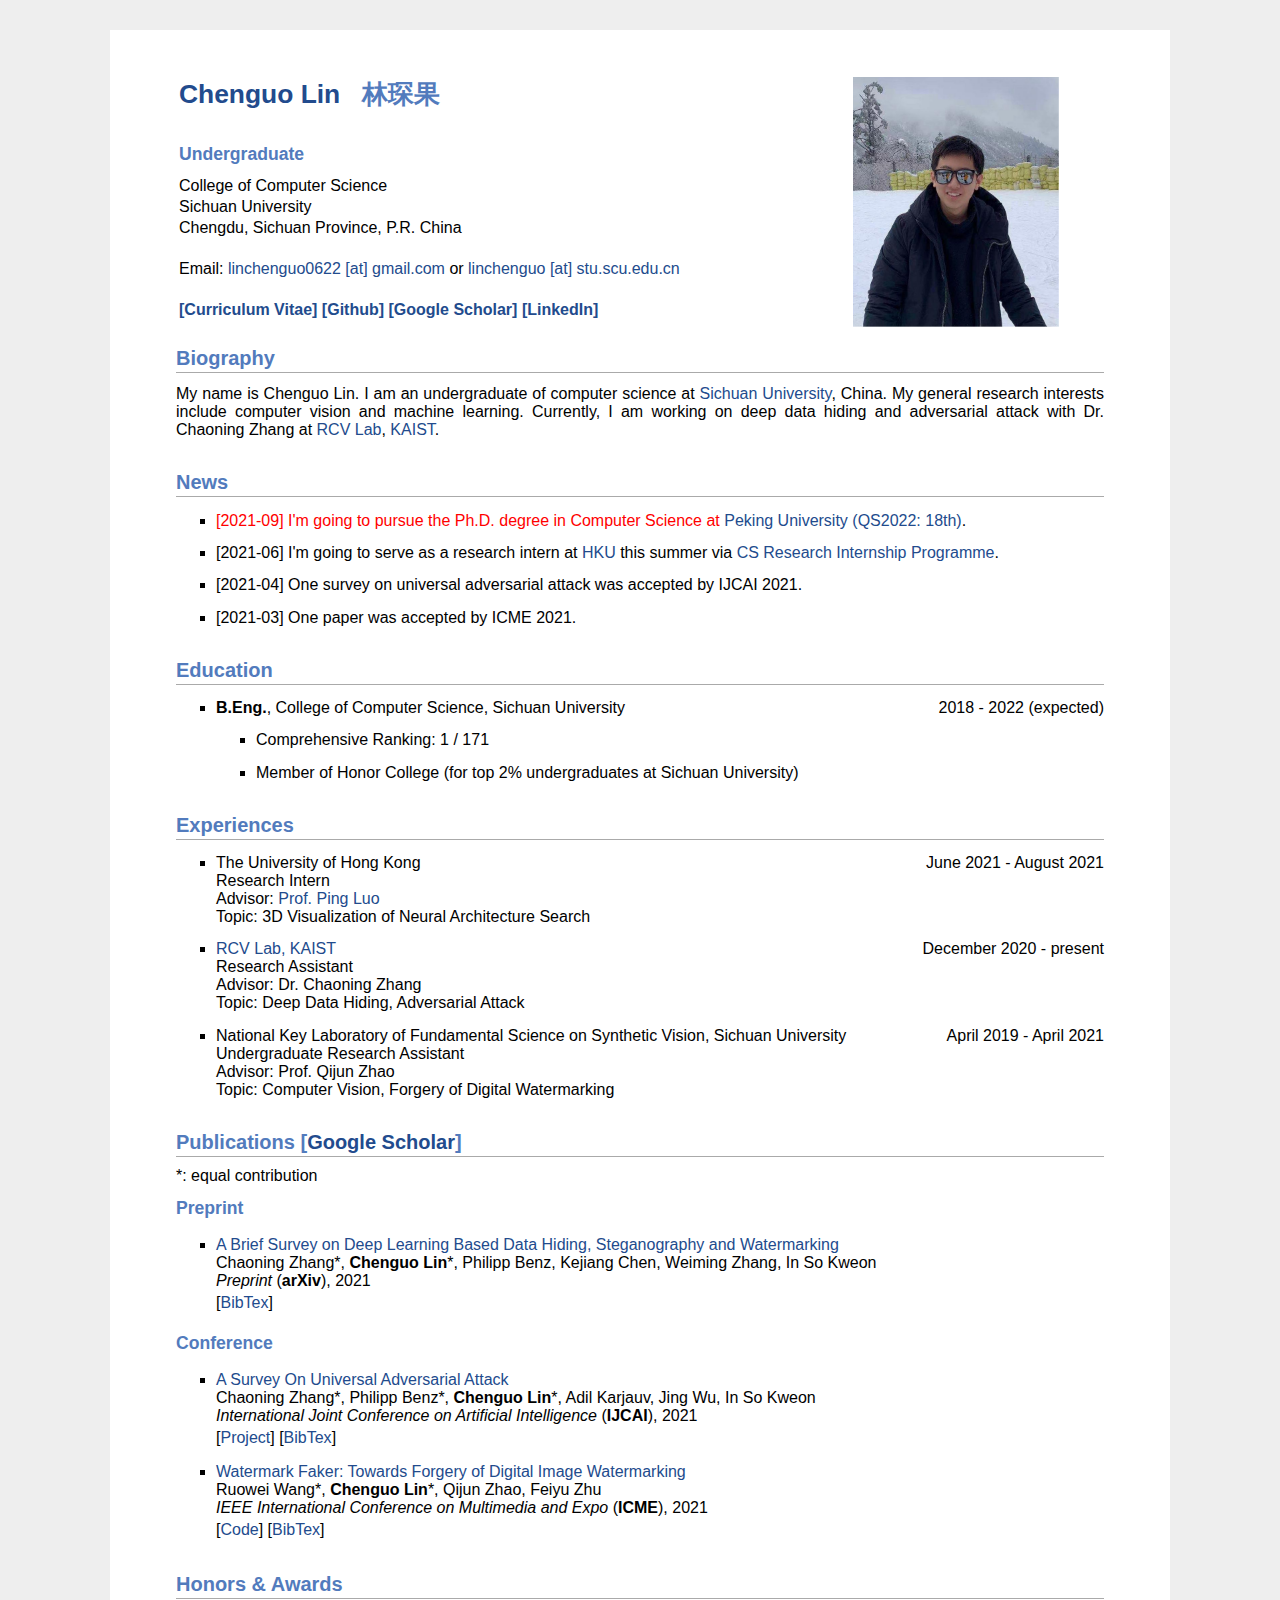
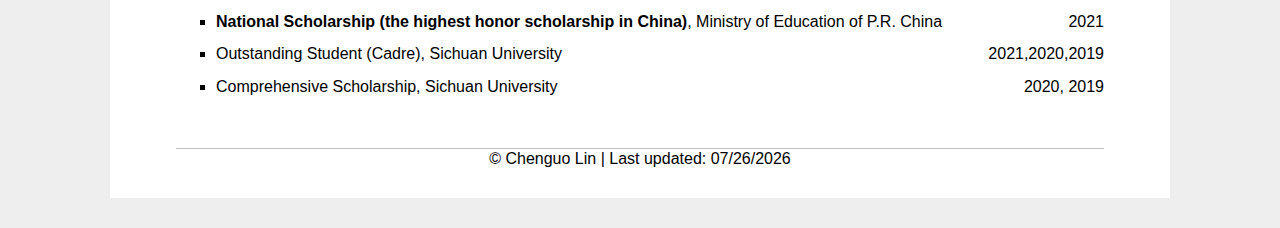
<file: index.html>
<!DOCTYPE html PUBLIC "-//W3C//DTD XHTML 1.1//EN" "http://www.w3.org/TR/xhtml11/DTD/xhtml11.dtd">
<html xmlns="http://www.w3.org/1999/xhtml" xml:lang="en">

<head>
	<link rel="shortcut icon" href="pics/myicon.ico">
	<link rel="stylesheet" href="jemdoc.css" type="text/css">
	<title>Chenguo Lin Homepage</title>
</head>

<body>

	<!--<nav class="navbar navbar-dark navbar-expand-lg fixed-top">
		<div id="layout-menu">
			<a href="#publication">Publications</a>
			<a href="#experience">Experiences</a>
			<a href="#award">Awards</a>
		</div>
	</nav>-->

	<div id="layout-content" style="margin-top:25px">
		<table>
			<tbody>
				<tr>
					<td width="670">
						<div id="toptitle">
							<h1>
								<a href="http://chenguolin.github.io">Chenguo Lin</a> &nbsp; <font face="KaiTi">林琛果
								</font>
							</h1>
						</div>
						<h3>Undergraduate</h3>
						<p>
							College of Computer Science</br>
							Sichuan University</br>
							Chengdu, Sichuan Province, P.R. China</br>
							<br>
							Email: <a href="mailto:linchenguo0622@gmail.com">linchenguo0622 [at] gmail.com</a> or <a
								href="mailto:linchenguo@stu.scu.edu.cn">linchenguo [at] stu.scu.edu.cn</a>
						</p>
						<h4>
							<a href="src/ChenguoLIN_CV.pdf">[Curriculum Vitae]</a>
							<a href="http://github.com/chenguolin">[Github]</a>
							<a href="https://scholar.google.com/citations?user=jZ7MDcMAAAAJ">[Google Scholar]</a>
							<a href="https://www.linkedin.com/in/chenguo-lin-829449200">[LinkedIn]</a>
						</h4>
					</td>
					<td><img src="pic/bio.png" border="0" height="250"></br></td>
				<tr>
			</tbody>
		</table>

		<div id="biography">
			<h2>Biography</h2>
			<p>
				<div style="text-align:justify">My name is Chenguo Lin. I am an undergraduate of computer science at
					<a href="https://www.scu.edu.cn/">Sichuan University</a>, China. My general research interests
					include
					computer vision and machine learning. Currently, I am working on deep data hiding and adversarial
					attack
					with Dr. Chaoning Zhang at <a href="http://rcv.kaist.ac.kr/">RCV Lab</a>, <a
						href="https://www.kaist.ac.kr/en/">KAIST</a>.
				</div>
			</p>
		</div><br>

		<div id="news">
			<h2>News</h2>
			<ul>
				<li>
					<font color="red">[2021-09] I'm going to pursue the Ph.D. degree in Computer Science at <a
							href="https://www.pku.edu.cn/">Peking University (QS2022: 18th)</a></font>.
				</li>
				<li>
					[2021-06] I'm going to serve as a research intern at <a href="https://www.hku.hk/">HKU</a> this
					summer via <a href="https://www.cs.hku.hk/rintern/">CS Research Internship Programme</a>.
				</li>
				<li>
					[2021-04] One survey on universal adversarial attack was accepted by IJCAI 2021.
				</li>
				<li>
					[2021-03] One paper was accepted by ICME 2021.
				</li>
			</ul>
		</div><br>

		<div id="education">
			<h2>Education</h2>
			<ul>
				<li>
					<div style="float:left; text-align:left"><b>B.Eng.</b>, College of Computer Science, Sichuan
						University</div>
					<div style="float:right; text-align:right">2018 - 2022 (expected)</div><br>
					<ul>
						<li>
							Comprehensive Ranking: 1 / 171
						</li>
						<li>
							Member of Honor College (for top 2% undergraduates at Sichuan University)
						</li>
					</ul>
				</li>
			</ul>
		</div><br>

		<div id="experience">
			<h2>Experiences</h2>
			<ul>
				<li>
					<div style="float:left; text-align:left">The University of Hong Kong</div>
					<div style="float:right; text-align:right">June 2021 - August 2021</div><br>
					Research Intern<br>
					Advisor: <a href="http://luoping.me/">Prof. Ping Luo</a><br>
					Topic: 3D Visualization of Neural Architecture Search
				</li>
				<li>
					<div style="float:left; text-align:left"><a href="http://rcv.kaist.ac.kr/">RCV Lab, KAIST</a></div>
					<div style="float:right; text-align:right">December 2020 - present</div><br>
					Research Assistant<br>
					Advisor: Dr. Chaoning Zhang<br>
					Topic: Deep Data Hiding, Adversarial Attack
				</li>
				<li>
					<div style="float:left; text-align:left">National Key Laboratory of Fundamental Science on Synthetic
						Vision, Sichuan University</div>
					<div style="float:right; text-align:right">April 2019 - April 2021</div><br>
					Undergraduate Research Assistant<br>
					Advisor: Prof. Qijun Zhao<br>
					Topic: Computer Vision, Forgery of Digital Watermarking
				</li>
			</ul>
		</div><br>

		<div id="publication">
			<h2>Publications [<a href="https://scholar.google.com/citations?user=jZ7MDcMAAAAJ">Google Scholar</a>]</h2>
			*: equal contribution
			<h3>Preprint</h3>
			<ul>
				<li>
					<a href="https://arxiv.org/pdf/2103.01607.pdf">A Brief Survey on Deep Learning Based Data Hiding,
						Steganography and Watermarking</a><br>
					Chaoning Zhang*, <b>Chenguo Lin</b>*, Philipp Benz, Kejiang Chen, Weiming Zhang, In So Kweon<br>
					<em>Preprint</em> (<b>arXiv</b>), 2021
					<p style="margin-top:3px">
						[<a href="cite/arxiv_dpsurvey_bib.txt">BibTex</a>]
					</p>
				</li>
			</ul>
			<h3>Conference</h3>
			<ul>
				<li>
					<a href="https://arxiv.org/pdf/2103.01498.pdf">A Survey On Universal Adversarial Attack</a><br>
					Chaoning Zhang*, Philipp Benz*, <b>Chenguo Lin</b>*, Adil Karjauv, Jing Wu, In So Kweon<br>
					<em>International Joint Conference on Artificial Intelligence</em> (<b>IJCAI</b>), 2021<br>
					<p style="margin-top:3px">
						[<a
							href="https://github.com/ChaoningZhang/Awesome-Universal-Adversarial-Perturbations">Project</a>]
						[<a href="cite/ijcai2021_uapsurvey_bib.txt">BibTex</a>]
					</p>
				</li>
				<li>
					<a href="https://arxiv.org/pdf/2103.12489.pdf">Watermark Faker: Towards Forgery of Digital Image
						Watermarking</a><br>
					Ruowei Wang*, <b>Chenguo Lin</b>*, Qijun Zhao, Feiyu Zhu<br>
					<em>IEEE International Conference on Multimedia and Expo</em> (<b>ICME</b>), 2021<br>
					<p style="margin-top:3px">
						[<a href="https://github.com/SleepSupreme/WatermarkFaker">Code</a>]
						[<a href="cite/icme2021_watermarkfaker_bib.txt">BibTex</a>]
					</p>
				</li>
			</ul>
		</div><br>

		<div id="award">
			<h2>Honors & Awards</h2>
			<ul>
				<li>
					<div style="float:left; text-align:left"><b>National Scholarship (the highest honor
							scholarship in China)</b>,
						Ministry of Education of P.R. China</div>
					<div style="float:right; text-align:right">2021</div>
				</li>
				<li>
					<div style="float:left; text-align:left">Outstanding Student (Cadre), Sichuan University</div>
					<div style="float:right; text-align:right">2021,2020,2019</div>
				</li>
				<li>
					<div style="float:left; text-align:left">Comprehensive Scholarship, Sichuan University</div>
					<div style="float:right; text-align:right">2020, 2019</div>
				</li>
			</ul>
		</div>

		<div id="footer">
			<div id="footer-text"></div>
		</div>
		<!--<p>
			<center>
				<div id="clustrmaps-widget" style="width:40%">
					<script type="text/javascript" id="clustrmaps" src="//clustrmaps.com/map_v2.js?d=Zb22BzTqS-txHlO2T-ZIR6oIpQMj5yPzJYTeWVNbs-k&cl=ffffff&w=a"></script>
					<noscript><a href="https://clustrmaps.com/site/1bk4d"  title="Visit tracker"><img src="//www.clustrmaps.com/map_v2.png?d=Zb22BzTqS-txHlO2T-ZIR6oIpQMj5yPzJYTeWVNbs-k&cl=ffffff" /></a></noscript>
				</div>
			</center>
		</p>-->

		<center>© Chenguo Lin
			<script type="text/javascript" language="javascript">
				if (Date.parse(document.lastModified) != 0) {
					document.write(" | Last updated: " + document.lastModified.substr(0, 10));
				}
			</script>
		</center>

	</div>
</body>

</html>
</file>
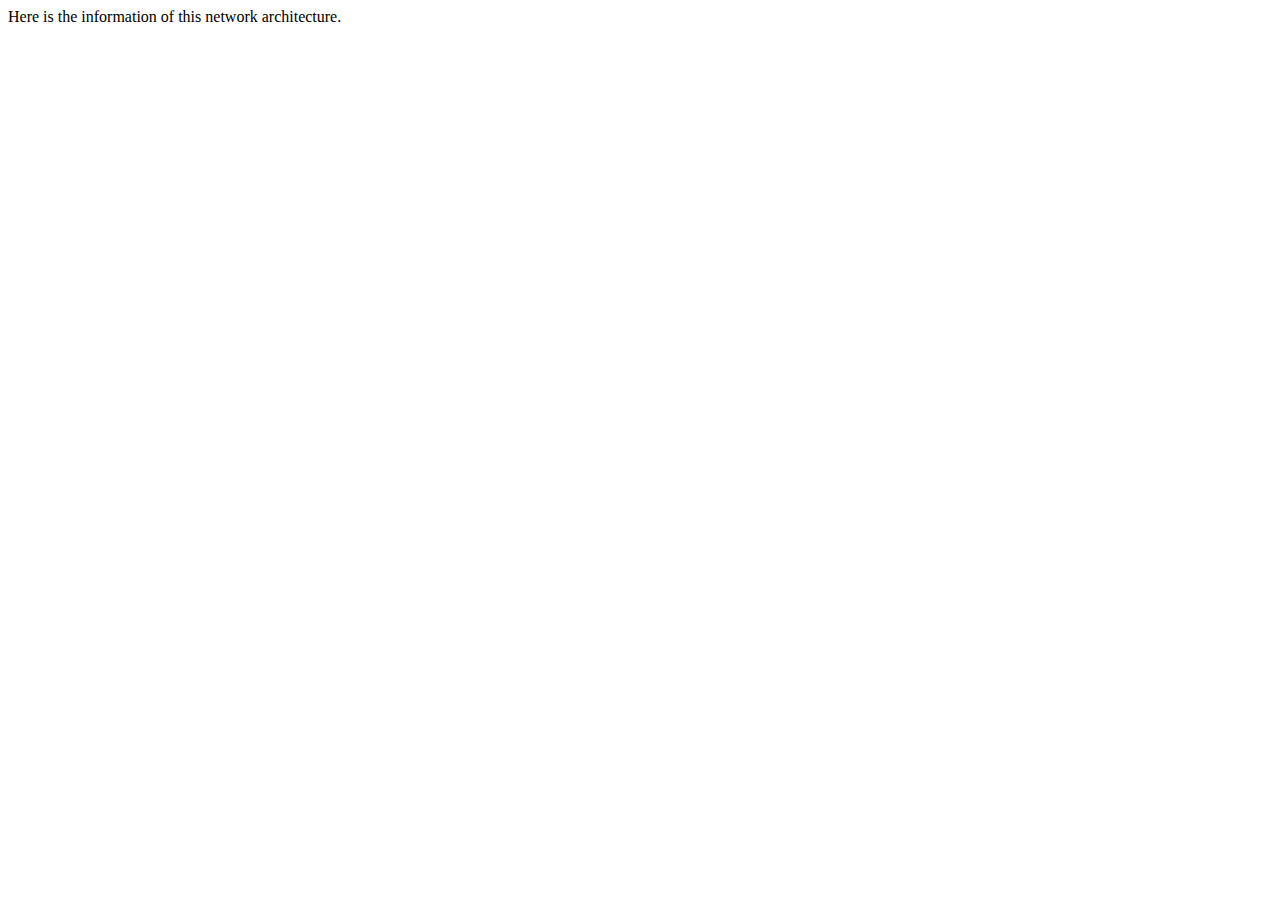
<file: project/src/test.html>
<!DOCTYPE html>
<html>

    <head>
        <title>video_168116411124322111245648221211624244032</title>
    </head>

    <body>
        Here is the information of this network architecture.
    </body>

</html>
</file>
<file: jemdoc.css>
/* Default css file for jemdoc. */

table#tlayout {
    border: none;
    border-collapse: separate;
    background: white;
}

/*body {
	background: white;
	padding-bottom: 8px;
	margin: 0;
}
*/
html {
  background-color: #eeeeee; 
}

body { 
  font-family: Georgia, Helvetica, Arial, Verdana, san-serif, Times;
  /*font-size: 16px;
  line-height: 24px;*/
  color: #000;
  background-color: #ffffff; 
  text-align:left; /* for IE */
  margin-top: 30px; 
  margin-bottom: 30px;
  margin-left: auto;
  margin-right: auto;
  padding-left:  50px;
  padding-right: 50px;
  padding-top: 10px;
  padding-bottom: 30px;
  max-width: 960px;
}

#layout-menu {
	background: #f6f6f6;
	/*border: 1px solid #dddddd;*/
	padding-top: 0.4em;
	padding-bottom: 1.8em;
	padding-left: 8px;
	padding-right: 8px;
	font-size: 1.0em;
	width: auto;
	white-space: nowrap;
    /*text-align: left;*/
    /*vertical-align: top;*/
}

#layout-menu a {
    list-style-type: none;
    float: left;
    width: 13%;    
    text-align: center;
    line-height: 1.5em;
	margin-left: 0.5em;
}

#layout-menu td {
	background: #f4f4f4;
    vertical-align: top;
}

@media screen and (max-width: 600px) {
  #layout-menu a:not(:first-child) {display: none;}
  #layout-menu a.icon {
    float: right;
    display: block;
  }
}

#layout-content {
	padding-top: 0.0em;
	padding-left: 1.0em;
	padding-right: 1.0em;
    border: none;
    background: white;
    text-align: left;
    vertical-align: top;
}

.img-circle {
    border-radius: 50%;
}

tt {
    background: #ffffdd;
}

pre, tt {
	font-size: 90%;
	font-family: monaco, monospace;
}

a, a > tt {
	color: #224b8d;
	text-decoration: none;
}

a:hover {
	border-bottom: 1px gray dotted;
}

#layout-menu a.current:link, #layout-menu a.current:visited {
	color: #022b6d;
	border-bottom: 1px gray solid;
}
#layout-menu a:link, #layout-menu a:visited, #layout-menu a:hover {
	color: #527bbd;
	text-decoration: none;
}
#layout-menu a:hover {
	text-decoration: none;
}

div.menu-category {
	border-bottom: 1px solid gray;
	margin-top: 0.8em;
	padding-top: 0.2em;
	padding-bottom: 0.1em;
	font-weight: bold;
}

div.menu-item {
	padding-left: 16px;
	text-indent: -16px;
}

div#toptitle {
	padding-bottom: 0.2em;
	margin-bottom: 1.5em;
	/*border-bottom: 3px double gray;*/
}

/* Reduce space if we begin the page with a title. */
div#toptitle + h2, div#toptitle + h3 {
	margin-top: 0em;
}

div#subtitle {
	margin-top: 0.0em;
	margin-bottom: 0.0em;
	padding-top: 0em;
	padding-bottom: 0.1em;
}

em {
	font-style: italic;
}

strong {
	font-weight: bold;
}


h1, h2, h3 {
	color: #527bbd;
	margin-top: 0.7em;
	margin-bottom: 0.5em;
	padding-bottom: 0.2em;
	line-height: 1.0;
	padding-top: 0.5em;
	border-bottom: 1px solid #aaaaaa;
}

h1 {
	font-size: 165%;
	padding-bottom: 0.3em;
}

h2 {
	padding-top: 0.8em;
	font-size: 125%;
}

h2 + h3 {
    padding-top: 0.2em;
}

h3 {
	font-size: 110%;
	border-bottom: none;
}

p {
	margin-top: 0.0em;
	margin-bottom: 0.8em;
	padding: 0;
	line-height: 1.3;
}

pre {
	padding: 0;
	margin: 0;
}

div#footer {
	font-size: small;
	border-top: 1px solid #c0c0c0;
	padding-top: 0.1em;
	margin-top: 4.0em;
	color: #c0c0c0;
}

div#footer a {
	color: #80a0b0;
}

div#footer-text {
	float: left;
	padding-bottom: 8px;
}

ul, ol, dl {
	margin-top: 0.2em;
	padding-top: 0;
	margin-bottom: 0.8em;
}

dt {
	margin-top: 0.5em;
	margin-bottom: 0;
}

dl {
	margin-left: 20px;
}

dd {
	color: #222222;
}

dd > *:first-child {
	margin-top: 0;
}

ul {
	list-style-position: outside;
	list-style-type: square;
}

p + ul, p + ol {
	margin-top: -0.5em;
}

li {
	margin-top:0.9em;
}

ol {
	list-style-position: outside;
	list-style-type: decimal;
}

li p, dd p {
	margin-bottom: 0.3em;
}


ol ol {
	list-style-type: lower-alpha;
}

ol ol ol {
	list-style-type: lower-roman;
}

p + div.codeblock {
	margin-top: -0.6em;
}

div.codeblock, div.infoblock {
	margin-right: 0%;
	margin-top: 1.2em;
	margin-bottom: 1.3em;
}

div.blocktitle {
	font-weight: bold;
	color: #cd7b62;
	margin-top: 1.2em;
	margin-bottom: 0.1em;
}

div.blockcontent {
	border: 1px solid silver;
	padding: 0.3em 0.5em;
}

div.infoblock > div.blockcontent {
	background: #ffffee;
}

div.blockcontent p + ul, div.blockcontent p + ol {
	margin-top: 0.4em;
}

div.infoblock p {
	margin-bottom: 0em;
}

div.infoblock li p, div.infoblock dd p {
	margin-bottom: 0.5em;
}

div.infoblock p + p {
	margin-top: 0.8em;
}

div.codeblock > div.blockcontent {
	background: #f6f6f6;
}

span.pycommand {
	color: #000070;
}

span.statement {
	color: #008800;
}
span.builtin {
	color: #000088;
}
span.special {
	color: #990000;
}
span.operator {
	color: #880000;
}
span.error {
	color: #aa0000;
}
span.comment, span.comment > *, span.string, span.string > * {
	color: #606060;
}

@media print {
	#layout-menu { display: none; }
}

#fwtitle {
	margin: 2px;
}

#fwtitle #toptitle {
	padding-left: 0.5em;
	margin-bottom: 0.5em;
}

#layout-content h1:first-child, #layout-content h2:first-child, #layout-content h3:first-child {
	margin-top: -0.7em;
}

div#toptitle h1, #layout-content div#toptitle h1 {
	margin-bottom: 0.0em;
	padding-bottom: 0.1em;
	padding-top: 0;
	margin-top: 0.5em;
	border-bottom: none;
}

img.eq {
	padding: 0;
	padding-left: 0.1em;
	padding-right: 0.1em;
	margin: 0;
}

img.eqwl {
	padding-left: 2em;
	padding-top: 0.6em;
	padding-bottom: 0.2em;
	margin: 0;
}

table + table {
    margin-top: 1em;
}

tr.heading {
    font-weight: bold;
    border-bottom: 2px solid black;
}

img {
    border: none;
}

table.imgtable, table.imgtable td {
    border: none;
    text-align: left;
}
</file>
